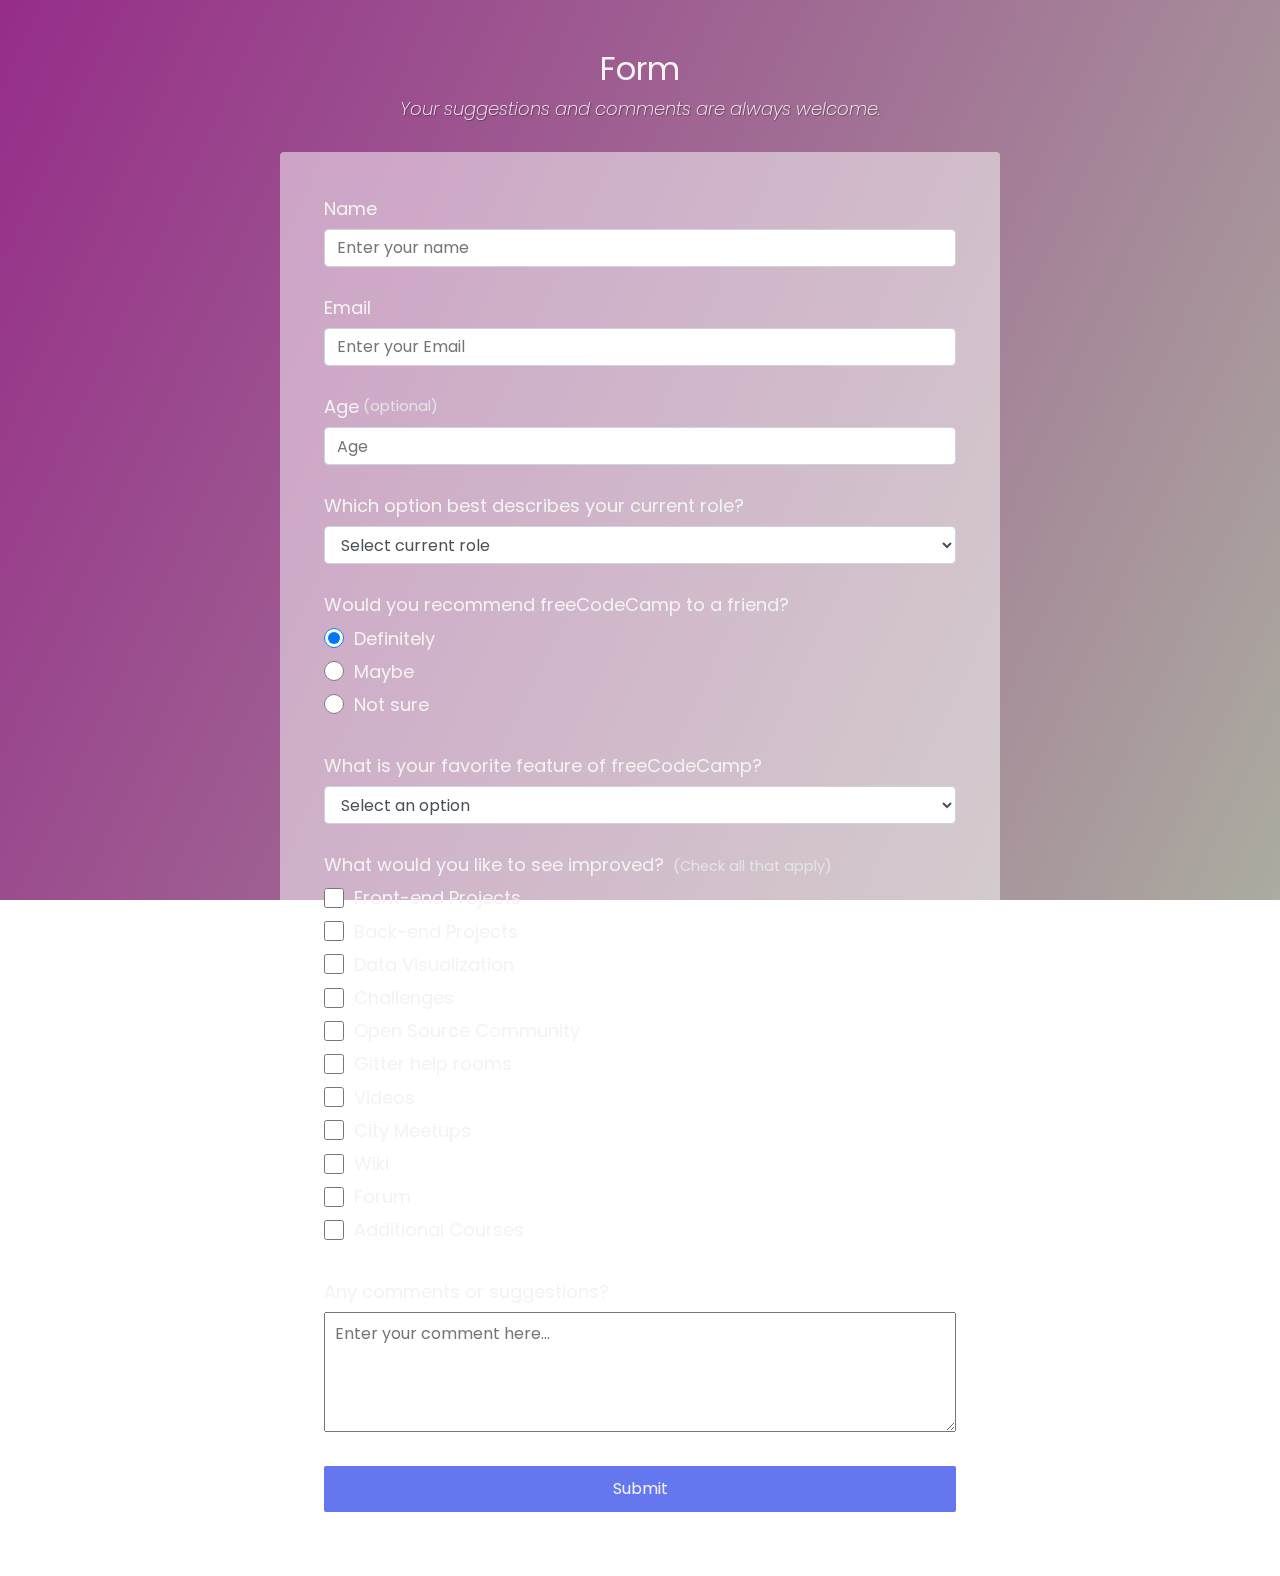
<file: 01-Responsive_Web_Desing/02-Form/index.html>
<!DOCTYPE html>
<html lang="en">
<head>
  <meta charset="UTF-8">
  <meta name="viewport" content="width=device-width, initial-scale=">
  <link rel="stylesheet" href="CSS/styles.css">
  <title>Formulario</title>
</head>
<body>
  <div class="container">
  <header class="header">
    <h1 id="title" class="text-center">Form</h1>
    <p id="description" class="description text-center">
      Your suggestions and comments are always welcome.
    </p>
  </header>
  <form id="survey-form">
    <div class="form-group">
      <label id="name-label" for="name">Name</label>
      <input
        type="text"
        name="name"
        id="name"
        class="form-control"
        placeholder="Enter your name"
        required
      />
    </div>
    <div class="form-group">
      <label id="email-label" for="email">Email</label>
      <input
        type="email"
        name="email"
        id="email"
        class="form-control"
        placeholder="Enter your Email"
        required
      />
    </div>
    <div class="form-group">
      <label id="number-label" for="number"
        >Age<span class="clue">(optional)</span></label
      >
      <input
        type="number"
        name="age"
        id="number"
        min="10"
        max="99"
        class="form-control"
        placeholder="Age"
      />
    </div>
    <div class="form-group">
      <p>Which option best describes your current role?</p>
      <select id="dropdown" name="role" class="form-control" required>
        <option disabled selected value>Select current role</option>
        <option value="student">Student</option>
        <option value="job">Full Time Job</option>
        <option value="learner">Full Time Learner</option>
        <option value="preferNo">Prefer not to say</option>
        <option value="other">Other</option>
      </select>
    </div>

    <div class="form-group">
      <p>Would you recommend freeCodeCamp to a friend?</p>
      <label>
        <input
          name="user-recommend"
          value="definitely"
          type="radio"
          class="input-radio"
          checked
        />Definitely</label
      >
      <label>
        <input
          name="user-recommend"
          value="maybe"
          type="radio"
          class="input-radio"
        />Maybe</label
      >

      <label
        ><input
          name="user-recommend"
          value="not-sure"
          type="radio"
          class="input-radio"
        />Not sure</label
      >
    </div>

    <div class="form-group">
      <p>
        What is your favorite feature of freeCodeCamp?
      </p>
      <select id="most-like" name="mostLike" class="form-control" required>
        <option disabled selected value>Select an option</option>
        <option value="challenges">Challenges</option>
        <option value="projects">Projects</option>
        <option value="community">Community</option>
        <option value="openSource">Open Source</option>
      </select>
    </div>

    <div class="form-group">
      <p>
        What would you like to see improved?
        <span class="clue">(Check all that apply)</span>
      </p>

      <label
        ><input
          name="prefer"
          value="front-end-projects"
          type="checkbox"
          class="input-checkbox"
        />Front-end Projects</label
      >
      <label>
        <input
          name="prefer"
          value="back-end-projects"
          type="checkbox"
          class="input-checkbox"
        />Back-end Projects</label
      >
      <label
        ><input
          name="prefer"
          value="data-visualization"
          type="checkbox"
          class="input-checkbox"
        />Data Visualization</label
      >
      <label
        ><input
          name="prefer"
          value="challenges"
          type="checkbox"
          class="input-checkbox"
        />Challenges</label
      >
      <label
        ><input
          name="prefer"
          value="open-source-community"
          type="checkbox"
          class="input-checkbox"
        />Open Source Community</label
      >
      <label
        ><input
          name="prefer"
          value="gitter-help-rooms"
          type="checkbox"
          class="input-checkbox"
        />Gitter help rooms</label
      >
      <label
        ><input
          name="prefer"
          value="videos"
          type="checkbox"
          class="input-checkbox"
        />Videos</label
      >
      <label
        ><input
          name="prefer"
          value="city-meetups"
          type="checkbox"
          class="input-checkbox"
        />City Meetups</label
      >
      <label
        ><input
          name="prefer"
          value="wiki"
          type="checkbox"
          class="input-checkbox"
        />Wiki</label
      >
      <label
        ><input
          name="prefer"
          value="forum"
          type="checkbox"
          class="input-checkbox"
        />Forum</label
      >
      <label
        ><input
          name="prefer"
          value="additional-courses"
          type="checkbox"
          class="input-checkbox"
        />Additional Courses</label
      >
    </div>

    <div class="form-group">
      <p>Any comments or suggestions?</p>
      <textarea
        id="comments"
        class="input-textarea"
        name="comment"
        placeholder="Enter your comment here..."
      ></textarea>
    </div>

    <div class="form-group">
      <button type="submit" id="submit" class="submit-button">
        Submit
      </button>
    </div>
  </form>
</div>

</body>
</html>
</file>
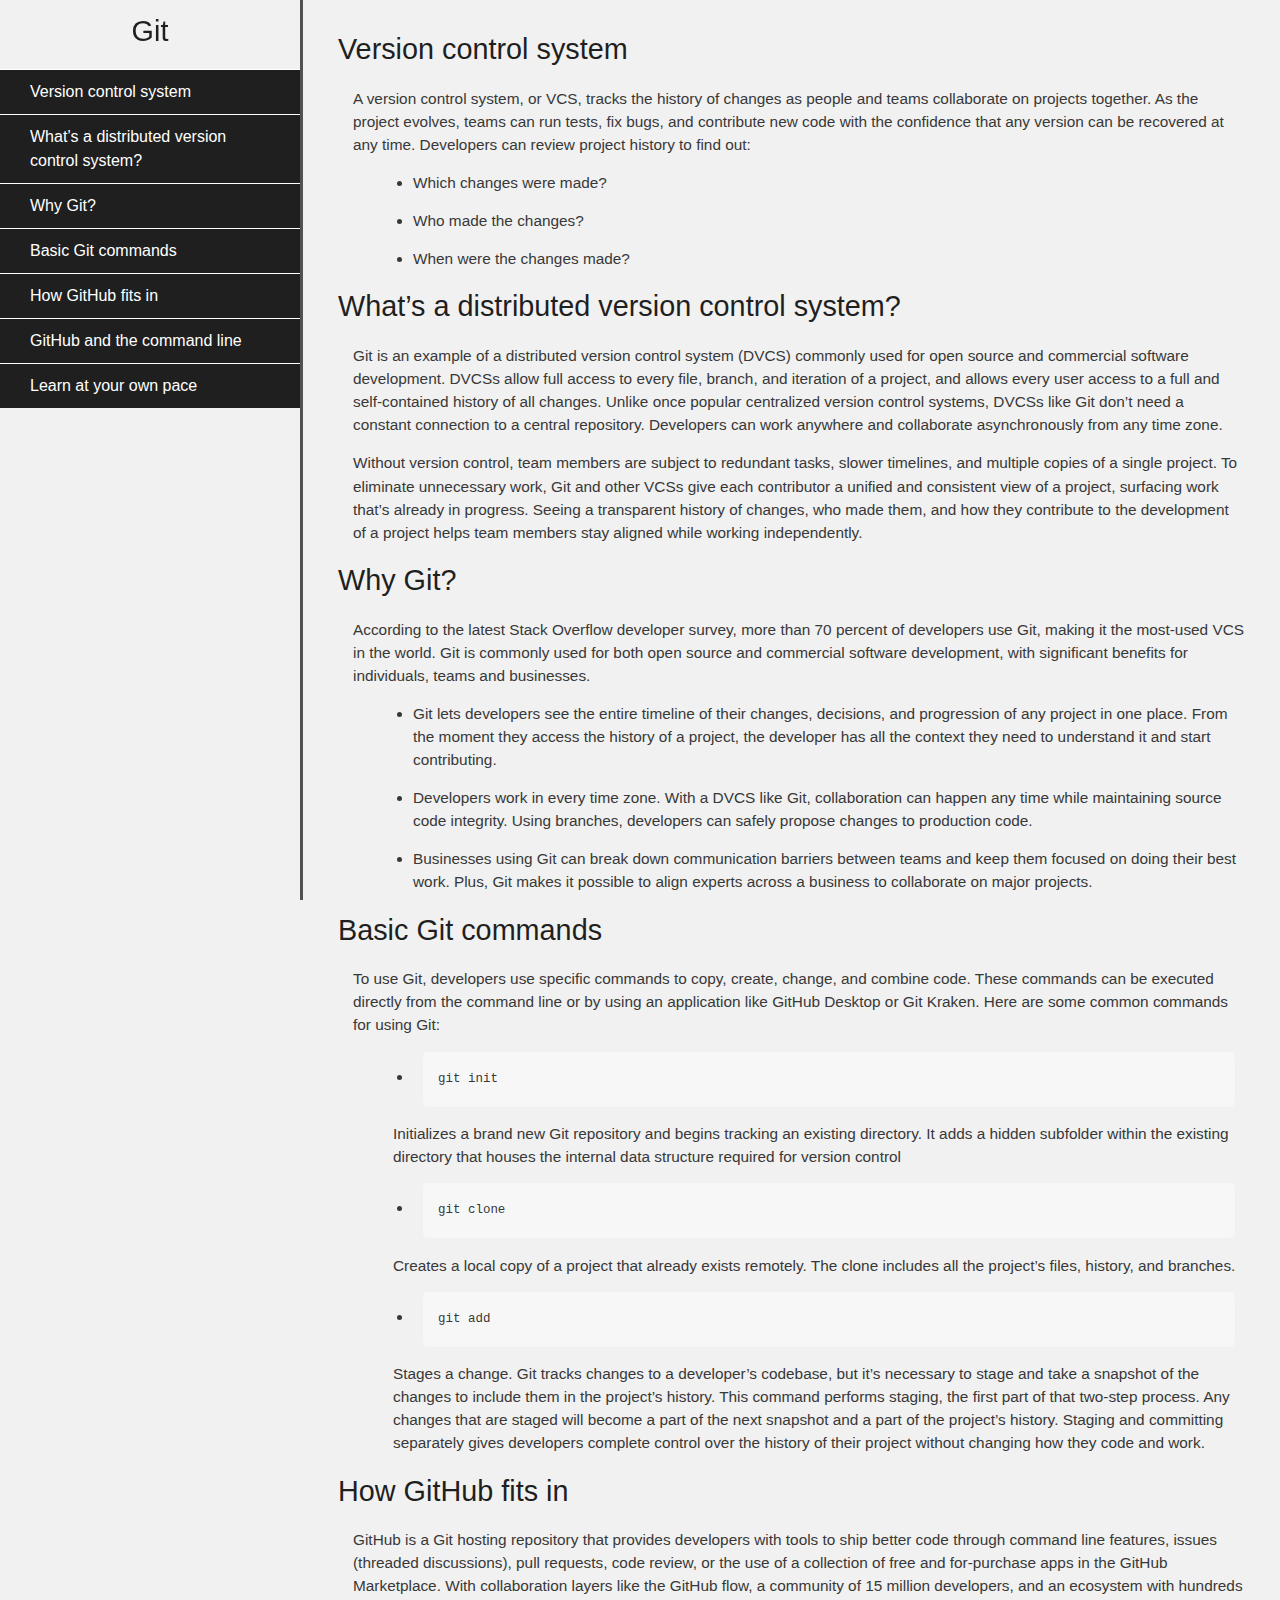
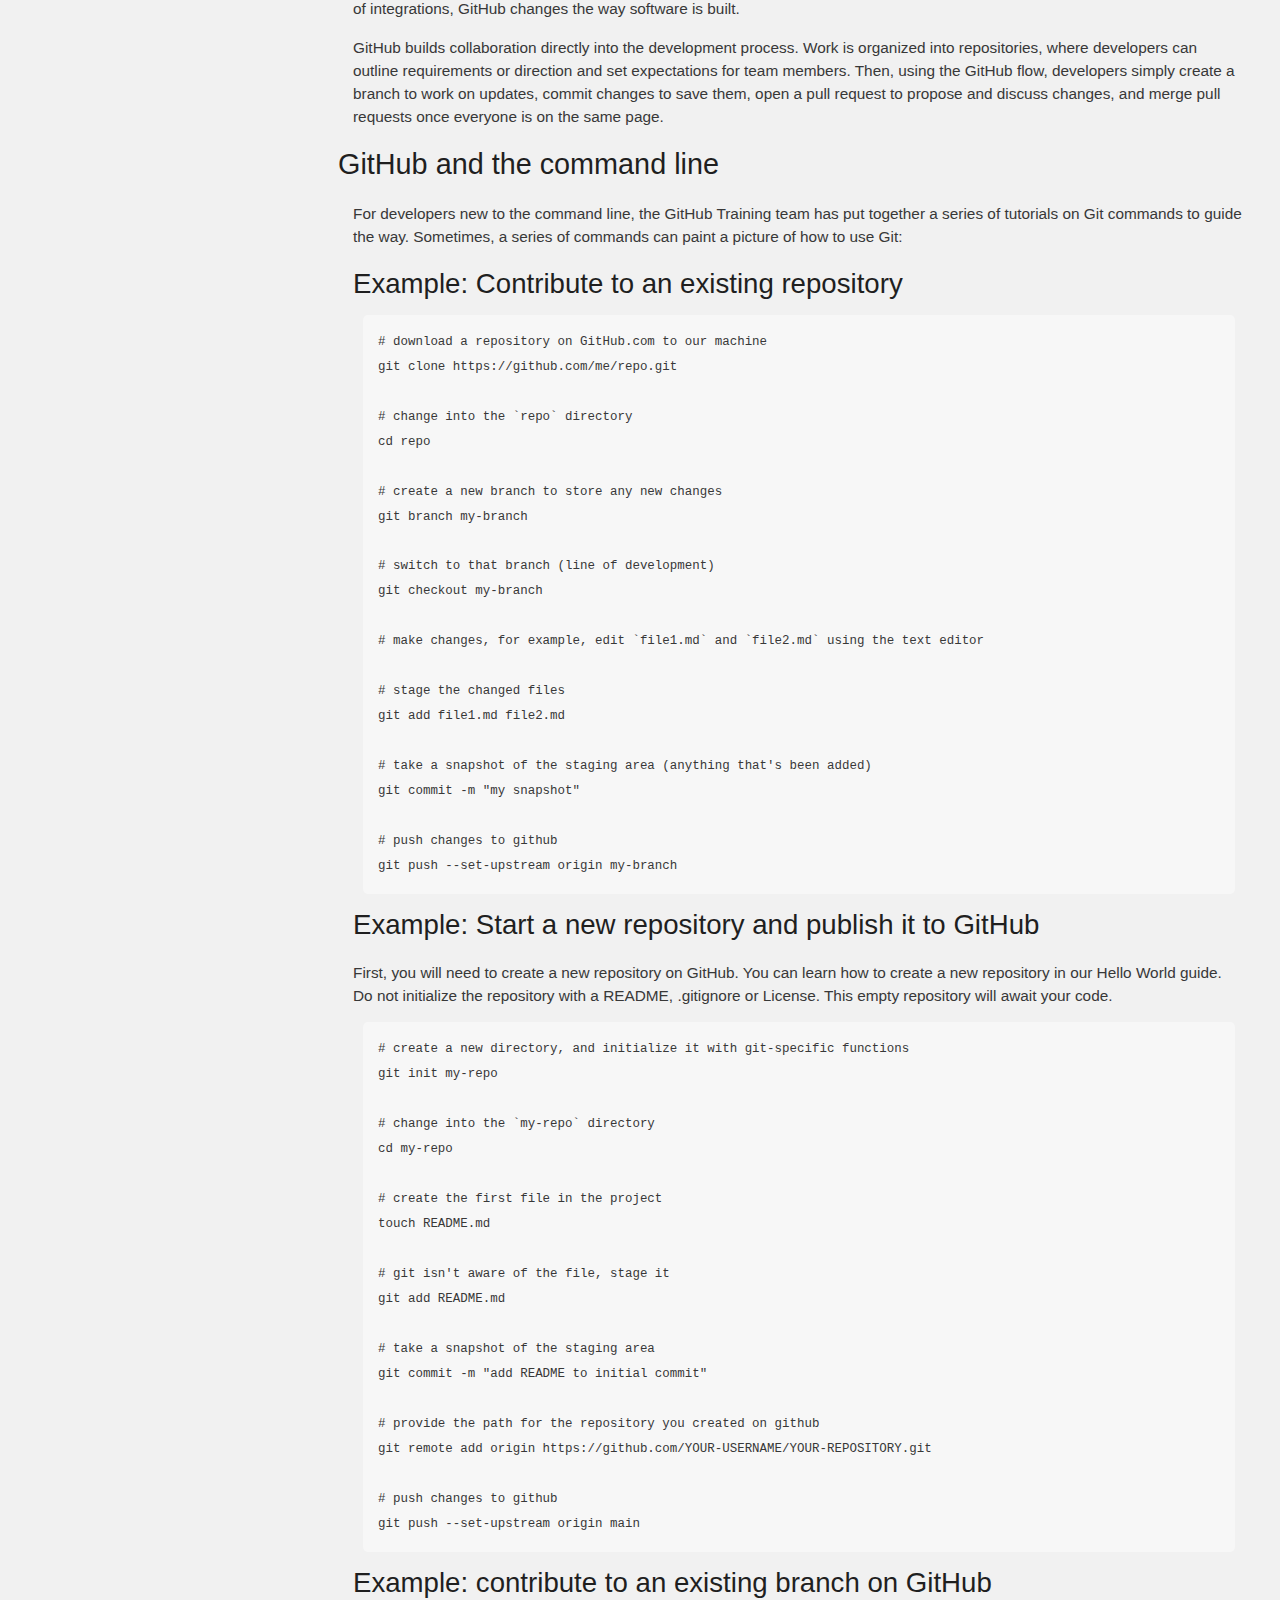
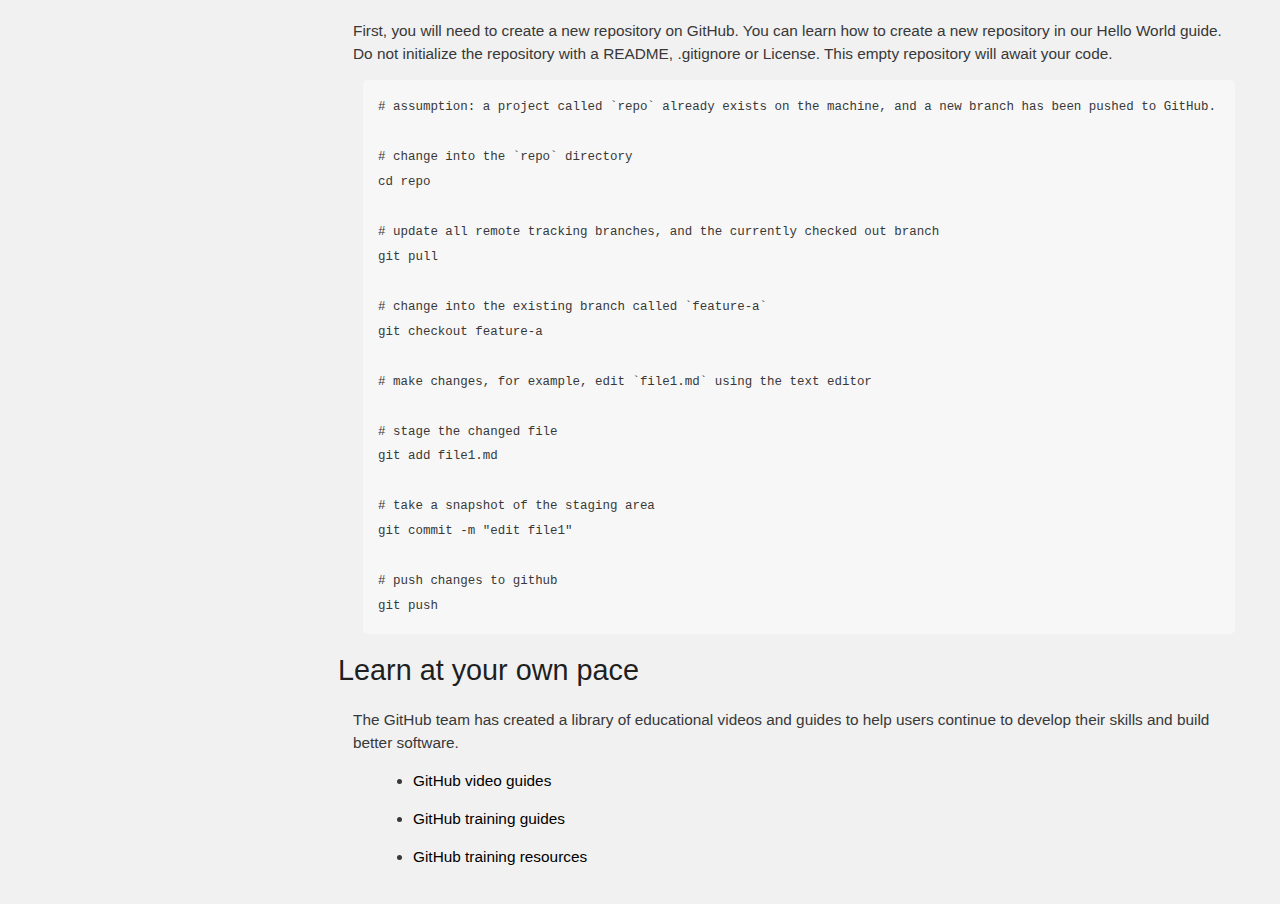
<file: 01-Responsive_Web_Desing/03-Technical_Documentation/index.html>
<!DOCTYPE html>
<html lang="en">
<head>
    <meta charset="UTF-8">
    <meta name="viewport" content="width=device-width, initial-scale=1.0">
    <script src="https://cdn.freecodecamp.org/testable-projects-fcc/v1/bundle.js"></script>
    <link rel="stylesheet" href="CSS/styles.css">
    <title>Github</title>
</head>
<body>

<nav id="navbar">
  <header>Git</header>
  <ul>
    <li><a class="nav-link" href="#Version_control_system">Version control system</a></li>
    <li><a class="nav-link" href="#What’s_a_distributed_version_control_system?">What’s a distributed version control system?</a></li>
    <li><a class="nav-link" href="#Why_Git?">Why Git?</a></li>
    <li><a class="nav-link" href="#Basic_Git_commands">Basic Git commands</a></li>
    <li><a class="nav-link" href="#How_GitHub_fits_in">How GitHub fits in</a></li>
    <li><a class="nav-link" href="#GitHub_and_the_command_line">GitHub and the command line</a></li>
    <li><a class="nav-link" href="#Learn_at_your_own_pace">Learn at your own pace</a></li>
  </ul>
</nav>
<main id="main-doc">
  
  <section class="main-section" id="Version_control_system">
    <header>Version control system</header>
    <article>
      <p>A version control system, or VCS, tracks the history of changes as people and teams collaborate on projects together. As the project evolves, teams can run tests, fix bugs, and contribute new code with the confidence that any version can be recovered at any time. Developers can review project history to find out:</p>
      <ul>
        <li>Which changes were made?</li>
        <li>Who made the changes?</li>
        <li>When were the changes made?</li>
      </ul>
    </article>
  </section>
  
      <section class="main-section" id="What’s_a_distributed_version_control_system?">
    <header>What’s a distributed version control system?</header>
    <article>
      <p>Git is an example of a distributed version control system (DVCS) commonly used for open source and commercial software development. DVCSs allow full access to every file, branch, and iteration of a project, and allows every user access to a full and self-contained history of all changes. Unlike once popular centralized version control systems, DVCSs like Git don’t need a constant connection to a central repository. Developers can work anywhere and collaborate asynchronously from any time zone.</p>
      
      <p>Without version control, team members are subject to redundant tasks, slower timelines, and multiple copies of a single project. To eliminate unnecessary work, Git and other VCSs give each contributor a unified and consistent view of a project, surfacing work that’s already in progress. Seeing a transparent history of changes, who made them, and how they contribute to the development of a project helps team members stay aligned while working independently.</p>
    </article>
  </section>
      
      <section class="main-section" id="Why_Git?">
    <header>Why Git?</header>
    <article>
      <p>According to the latest Stack Overflow developer survey, more than 70 percent of developers use Git, making it the most-used VCS in the world. Git is commonly used for both open source and commercial software development, with significant benefits for individuals, teams and businesses.</p>
       <ul>
        <li>Git lets developers see the entire timeline of their changes, decisions, and progression of any project in one place. From the moment they access the history of a project, the developer has all the context they need to understand it and start contributing.</li>
        <li>Developers work in every time zone. With a DVCS like Git, collaboration can happen any time while maintaining source code integrity. Using branches, developers can safely propose changes to production code.</li>
        <li>Businesses using Git can break down communication barriers between teams and keep them focused on doing their best work. Plus, Git makes it possible to align experts across a business to collaborate on major projects.</li>
      </ul>
    </article>
  </section>
  
  <section class="main-section" id="Basic_Git_commands">
    <header>Basic Git commands</header>
    <article>
      <p>To use Git, developers use specific commands to copy, create, change, and combine code. These commands can be executed directly from the command line or by using an application like GitHub Desktop or Git Kraken. Here are some common commands for using Git:</p>
      <ul>
        <li><code>git init</code></li> 
           <p>Initializes a brand new Git repository and begins tracking an existing directory. It adds a hidden subfolder within the existing directory that houses the internal data structure required for version control</p>
        <li><code>git clone</code></li>
        <p>Creates a local copy of a project that already exists remotely. The clone includes all the project’s files, history, and branches.</p>
        <li><code>git add</code></li>
        <p>Stages a change. Git tracks changes to a developer’s codebase, but it’s necessary to stage and take a snapshot of the changes to include them in the project’s history. This command performs staging, the first part of that two-step process. Any changes that are staged will become a part of the next snapshot and a part of the project’s history. Staging and committing separately gives developers complete control over the history of their project without changing how they code and work.</p>
      </ul>
    </article>
  </section>    
      <section class="main-section" id="How_GitHub_fits_in">
    <header>How GitHub fits in</header>
    <article>
      <p>GitHub is a Git hosting repository that provides developers with tools to ship better code through command line features, issues (threaded discussions), pull requests, code review, or the use of a collection of free and for-purchase apps in the GitHub Marketplace. With collaboration layers like the GitHub flow, a community of 15 million developers, and an ecosystem with hundreds of integrations, GitHub changes the way software is built.</p>
      <p>GitHub builds collaboration directly into the development process. Work is organized into repositories, where developers can outline requirements or direction and set expectations for team members. Then, using the GitHub flow, developers simply create a branch to work on updates, commit changes to save them, open a pull request to propose and discuss changes, and merge pull requests once everyone is on the same page.</p>
     
    </article>
  </section>
  
  <section class="main-section" id="GitHub_and_the_command_line">
    <header>GitHub and the command line</header>
    <article>
      <p>For developers new to the command line, the GitHub Training team has put together a series of tutorials on Git commands to guide the way. Sometimes, a series of commands can paint a picture of how to use Git:</p>
      <header>Example: Contribute to an existing repository</header>
       <code># download a repository on GitHub.com to our machine
git clone https://github.com/me/repo.git

# change into the `repo` directory
cd repo

# create a new branch to store any new changes
git branch my-branch

# switch to that branch (line of development)
git checkout my-branch

# make changes, for example, edit `file1.md` and `file2.md` using the text editor

# stage the changed files
git add file1.md file2.md

# take a snapshot of the staging area (anything that's been added)
git commit -m "my snapshot"

# push changes to github
git push --set-upstream origin my-branch</code>
      <header>Example: Start a new repository and publish it to GitHub</header>
      <p>First, you will need to create a new repository on GitHub. You can learn how to create a new repository in our Hello World guide. Do not initialize the repository with a README, .gitignore or License. This empty repository will await your code.</p>
      <code># create a new directory, and initialize it with git-specific functions
git init my-repo

# change into the `my-repo` directory
cd my-repo

# create the first file in the project
touch README.md

# git isn't aware of the file, stage it
git add README.md

# take a snapshot of the staging area
git commit -m "add README to initial commit"

# provide the path for the repository you created on github
git remote add origin https://github.com/YOUR-USERNAME/YOUR-REPOSITORY.git

# push changes to github
git push --set-upstream origin main</code>
      <header>Example: contribute to an existing branch on GitHub</header>
      <p>First, you will need to create a new repository on GitHub. You can learn how to create a new repository in our Hello World guide. Do not initialize the repository with a README, .gitignore or License. This empty repository will await your code.</p>
      <code># assumption: a project called `repo` already exists on the machine, and a new branch has been pushed to GitHub.

# change into the `repo` directory
cd repo

# update all remote tracking branches, and the currently checked out branch
git pull

# change into the existing branch called `feature-a`
git checkout feature-a

# make changes, for example, edit `file1.md` using the text editor

# stage the changed file
git add file1.md

# take a snapshot of the staging area
git commit -m "edit file1"

# push changes to github
git push</code>
    </article>
  </section>
      
      <section class="main-section" id="Learn_at_your_own_pace">
    <header>Learn at your own pace</header>
    <article>
      <p>The GitHub team has created a library of educational videos and guides to help users continue to develop their skills and build better software.</p>
      <ul>
        <li><a href="https://www.youtube.com/githubguides" target="_blank">GitHub video guides</a></li>
        <li><a href="https://guides.github.com/introduction/git-handbook/" target="_blank">GitHub training guides</a></li>
        <li><a href="https://lab.github.com/" target="_blank">GitHub training resources</a></li>
      </ul>

    </article>
  </section>
</main>
</body>
</html>
</file>
<file: 01-Responsive_Web_Desing/02-Form/CSS/styles.css>
@import url('https://fonts.googleapis.com/css?family=Poppins:200i,400&display=swap');

:root {
  --color-white: #f3f3f3;
  --color-darkblue: #1b1b32;
  --color-darkblue-alpha: rgba(27, 27, 50, 0.8);
  --color-green: #37af65;
}

*,
*::before,
*::after {
  box-sizing: border-box;
}

body {
  font-family: 'Poppins', sans-serif;
  font-size: 1rem;
  font-weight: 400;
  line-height: 1.4;
  color: var(--color-white);
  margin: 0;
}

/* mobile friendly alternative to using background-attachment: fixed */
body::before {
  content: '';
  position: fixed;
  top: 0;
  left: 0;
  height: 100%;
  width: 100%;
  z-index: -1;
  background: var(--color-darkblue);
  background-image: linear-gradient(
      115deg,
      rgba(180, 49, 158, 0.8),
      rgba(233, 233, 206, 0.7)
    ),
    url(https://sumatutalento.com/wp-content/uploads/2015/09/oferta-comercialSMB.png);
  background-size: cover;
  background-repeat: no-repeat;
  background-position: center;
}

h1 {
  font-weight: 400;
  line-height: 1.2;
}

p {
  font-size: 1.125rem;
}

h1,
p {
  margin-top: 0;
  margin-bottom: 0.5rem;
}

label {
  display: flex;
  align-items: center;
  font-size: 1.125rem;
  margin-bottom: 0.5rem;
}

input,
button,
select,
textarea {
  margin: 0;
  font-family: inherit;
  font-size: inherit;
  line-height: inherit;
}

button {
  border: none;
}

.container {
  width: 100%;
  margin: 3.125rem auto 0 auto;
}

@media (min-width: 576px) {
  .container {
    max-width: 540px;
  }
}

@media (min-width: 768px) {
  .container {
    max-width: 720px;
  }
}

.header {
  padding: 0 0.625rem;
  margin-bottom: 1.875rem;
}

.description {
  font-style: italic;
  font-weight: 200;
  text-shadow: 1px 1px 1px rgba(0, 0, 0, 0.4);
}

.clue {
  margin-left: 0.25rem;
  font-size: 0.9rem;
  color: #e4e4e4;
}

.text-center {
  text-align: center;
}

/* form */

form {
  background: rgba(255,255,255,0.5);
  padding: 2.5rem 0.625rem;
  border-radius: 0.25rem;
}

@media (min-width: 480px) {
  form {
    padding: 2.5rem;
  }
}

.form-group {
  margin: 0 auto 1.25rem auto;
  padding: 0.25rem;
}

.form-control {
  display: block;
  width: 100%;
  height: 2.375rem;
  padding: 0.375rem 0.75rem;
  color: #495057;
  background-color: #ffff;
  background-clip: padding-box;
  border: 1px solid #ced4da;
  border-radius: 0.25rem;
  transition: border-color 0.15s ease-in-out, box-shadow 0.15s ease-in-out;
}

.form-control:focus {
  border-color: #80bdff;
  outline: 0;
  box-shadow: 0 0 0 0.2rem rgba(0, 123, 255, 0.25);
}

.input-radio,
.input-checkbox {
  display: inline-block;
  margin-right: 0.625rem;
  min-height: 1.25rem;
  min-width: 1.25rem;
}

.input-textarea {
  min-height: 120px;
  width: 100%;
  padding: 0.625rem;
  resize: vertical;
}

.submit-button {
  display: block;
  width: 100%;
  padding: 0.75rem;
  background: #6477EE;
  color: inherit;
  border-radius: 2px;
  cursor: pointer;
}
</file>
<file: 01-Responsive_Web_Desing/03-Technical_Documentation/CSS/styles.css>
html,
body {
  min-width: 290px;
  color: #000000;
  background-color: #f1f1f1;
  font-family: 'Montserrat', sans-serif;
  line-height: 1.5;
}
#navbar {
  position: fixed;
}
#navbar {
  min-width: 290px;
  top: 0px;
  left: 0px;
  width: 300px;
  height: 100%;
  border-right: solid;
  border-color: #525252;
}
header {
  color: #1f1f1f;
  margin: 10px;
  text-align: center;
  font-size: 1.8em;
  font-weight: thin;
}
#main-doc header {
  text-align: left;
  margin: 0px;
  height: 88%;
}
#navbar ul {
  height: 88%;
  padding: 0;
  overflow-y: auto;
  overflow-x: hidden;
}
#navbar li {
  color: #ffffff;
  background: #1f1f1f;
  border-top: 1px solid;
  list-style: none;
  position: relative;
  width: 100%;
}
#navbar a {
  display: block;
  padding: 10px 30px;
  color: #ffffff;
  text-decoration: none;
  cursor: pointer;
}
 #navbar li:hover{
  background: #0000FF;
  color: #FFFFFF;
}

#main-doc {
  position: absolute;
  margin-left: 310px;
  padding: 20px;
  margin-bottom: 110px;
}
section article {
  color: #383838;
  margin: 15px;
  font-size: 0.96em;
}
section li {
  margin: 15px 0px 0px 20px;
}
code {
  display: block;
  text-align: left;
  white-space: pre;
  position: relative;
  word-break: normal;
  word-wrap: normal;
  line-height: 2;
  background-color: #f7f7f7;
  padding: 15px;
  margin: 10px;
  border-radius: 5px;
}
@media only screen and (max-width: 815px) {
  /* For mobile phones: */
  #navbar ul {
    border: 1px solid;
    height: 207px;
  }
  #navbar {
    background-color: white;
    position: absolute;
    top: 0;
    padding: 0;
    margin: 0;
    width: 100%;
    max-height: 275px;
    border: none;
    z-index: 1;
    border-bottom: 2px solid;
  }
   #main-doc {
    position: relative;
    margin-left: 0px;
    margin-top: 270px;
  }
}
@media only screen and (max-width: 400px) {
  #main-doc {
    margin-left: -10px;
  }
  code {
    margin-left: -20px;
    width: 100%;
    padding: 15px;
    padding-left: 10px;
    padding-right: 45px;
    min-width: 233px;
  }
}
a {
  text-decoration: none;
  color: black;
}
</file>
